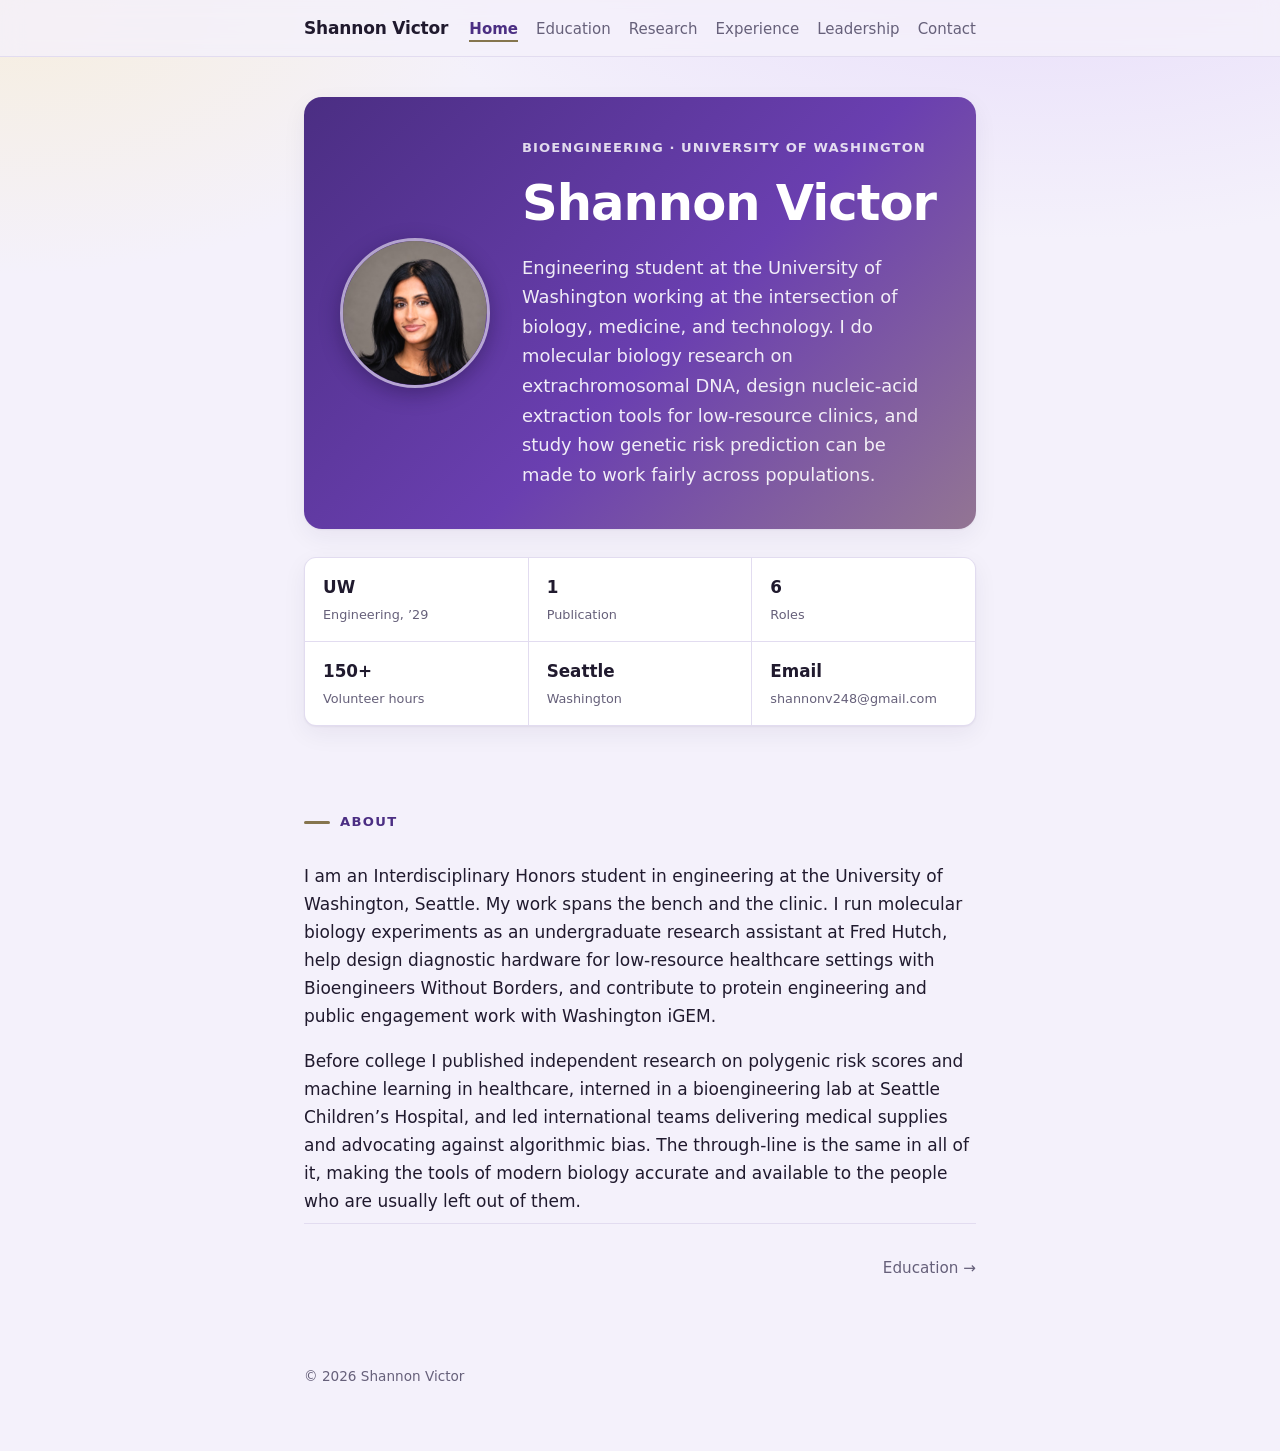
<file: index.html>
<!DOCTYPE html>
<html lang="en">
<head>
  <meta charset="utf-8">
  <meta name="viewport" content="width=device-width, initial-scale=1">
  <title>Shannon Victor</title>
  <meta name="description" content="Shannon Victor, an engineering student at the University of Washington. Research in genomics, synthetic biology, and accessible healthcare technology.">
  <meta property="og:title" content="Shannon Victor">
  <meta property="og:description" content="An engineering student at the University of Washington. Research in genomics, synthetic biology, and accessible healthcare technology.">
  <meta property="og:type" content="website">
  <link rel="stylesheet" href="style.css">
  <link rel="icon" href="data:image/svg+xml,<svg xmlns=%22http://www.w3.org/2000/svg%22 viewBox=%220 0 100 100%22><text y=%22.9em%22 font-size=%2290%22>🧬</text></svg>">
</head>
<body>
  <header class="site-header">
    <nav class="nav" aria-label="Main">
      <a class="nav-name" href="index.html">Shannon Victor</a>
      <ul class="nav-links">
        <li><a href="index.html" class="active">Home</a></li>
        <li><a href="education.html">Education</a></li>
        <li><a href="research.html">Research</a></li>
        <li><a href="experience.html">Experience</a></li>
        <li><a href="leadership.html">Leadership</a></li>
        <li><a href="contact.html">Contact</a></li>
      </ul>
    </nav>
  </header>

  <main id="top">
    <section class="hero">
      <div class="hero-panel">
        <img class="headshot" src="headshot.png" width="150" height="150"
             alt="Portrait of Shannon Victor">
        <div class="hero-text">
          <p class="eyebrow">Bioengineering · University of Washington</p>
          <h1>Shannon Victor</h1>
          <p class="lede">
            Engineering student at the University of Washington working at the intersection of
            biology, medicine, and technology. I do molecular biology research on extrachromosomal
            DNA, design nucleic-acid extraction tools for low-resource clinics, and study how
            genetic risk prediction can be made to work fairly across populations.
          </p>
        </div>
      </div>
      <ul class="stats" aria-label="Quick facts">
        <li><span class="stat-value">UW</span><span class="stat-label">Engineering, ’29</span></li>
        <li><span class="stat-value">1</span><span class="stat-label">Publication</span></li>
        <li><span class="stat-value">6</span><span class="stat-label">Roles</span></li>
        <li><span class="stat-value">150+</span><span class="stat-label">Volunteer hours</span></li>
        <li><span class="stat-value">Seattle</span><span class="stat-label">Washington</span></li>
        <li><a href="mailto:shannonv248@gmail.com"><span class="stat-value">Email</span><span class="stat-label">shannonv248@gmail.com</span></a></li>
      </ul>
    </section>

    <section id="about">
      <h2>About</h2>
      <div class="prose">
        <p>
          I am an Interdisciplinary Honors student in engineering at the University of Washington,
          Seattle. My work spans the bench and the clinic. I run molecular biology experiments as an
          undergraduate research assistant at Fred Hutch, help design diagnostic hardware for
          low-resource healthcare settings with Bioengineers Without Borders, and contribute to
          protein engineering and public engagement work with Washington iGEM.
        </p>
        <p>
          Before college I published independent research on polygenic risk scores and machine
          learning in healthcare, interned in a bioengineering lab at Seattle Children’s Hospital,
          and led international teams delivering medical supplies and advocating against algorithmic
          bias. The through-line is the same in all of it, making the tools of modern biology
          accurate and available to the people who are usually left out of them.
        </p>
      </div>
      <div class="page-nav">
        <span class="spacer"></span>
        <a href="education.html">Education →</a>
      </div>
    </section>
  </main>

  <footer>
    <p>© <span id="year">2026</span> Shannon Victor</p>
  </footer>

  <script>document.getElementById('year').textContent = new Date().getFullYear();</script>
</body>
</html>
</file>
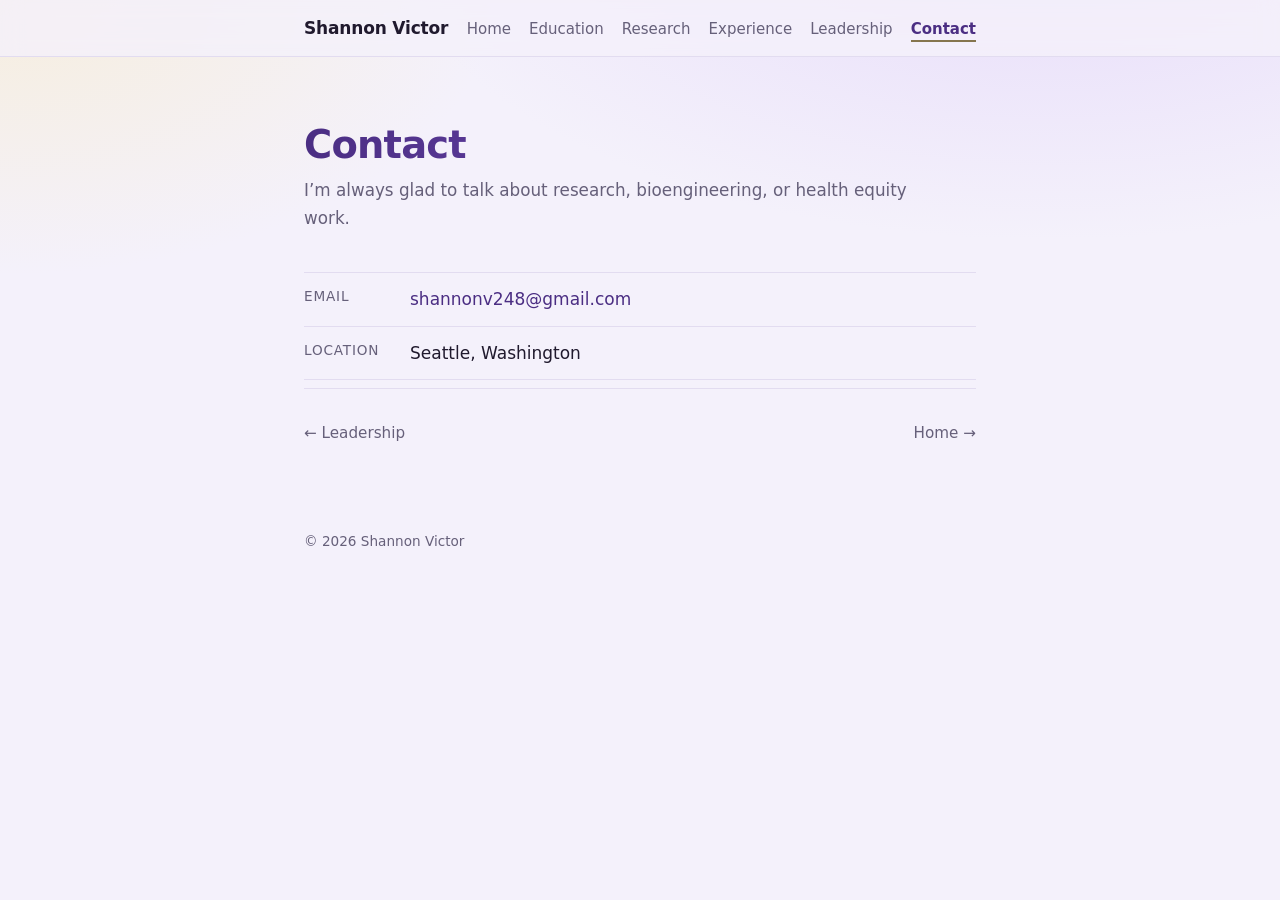
<file: contact.html>
<!DOCTYPE html>
<html lang="en">
<head>
  <meta charset="utf-8">
  <meta name="viewport" content="width=device-width, initial-scale=1">
  <title>Contact · Shannon Victor</title>
  <meta name="description" content="Get in touch with Shannon Victor.">
  <link rel="stylesheet" href="style.css">
  <link rel="icon" href="data:image/svg+xml,<svg xmlns=%22http://www.w3.org/2000/svg%22 viewBox=%220 0 100 100%22><text y=%22.9em%22 font-size=%2290%22>🧬</text></svg>">
</head>
<body>
  <header class="site-header">
    <nav class="nav" aria-label="Main">
      <a class="nav-name" href="index.html">Shannon Victor</a>
      <ul class="nav-links">
        <li><a href="index.html">Home</a></li>
        <li><a href="education.html">Education</a></li>
        <li><a href="research.html">Research</a></li>
        <li><a href="experience.html">Experience</a></li>
        <li><a href="leadership.html">Leadership</a></li>
        <li><a href="contact.html" class="active">Contact</a></li>
      </ul>
    </nav>
  </header>

  <main id="top">
    <section class="page">
      <h1 class="page-title">Contact</h1>
      <p class="page-intro">I’m always glad to talk about research, bioengineering, or health equity work.</p>

      <ul class="contact-list">
        <li>
          <span class="contact-label">Email</span>
          <a href="mailto:shannonv248@gmail.com">shannonv248@gmail.com</a>
        </li>
        <li>
          <span class="contact-label">Location</span>
          <span>Seattle, Washington</span>
        </li>
      </ul>

      <div class="page-nav">
        <a href="leadership.html">← Leadership</a>
        <span class="spacer"></span>
        <a href="index.html">Home →</a>
      </div>
    </section>
  </main>

  <footer>
    <p>© <span id="year">2026</span> Shannon Victor</p>
  </footer>

  <script>document.getElementById('year').textContent = new Date().getFullYear();</script>
</body>
</html>
</file>
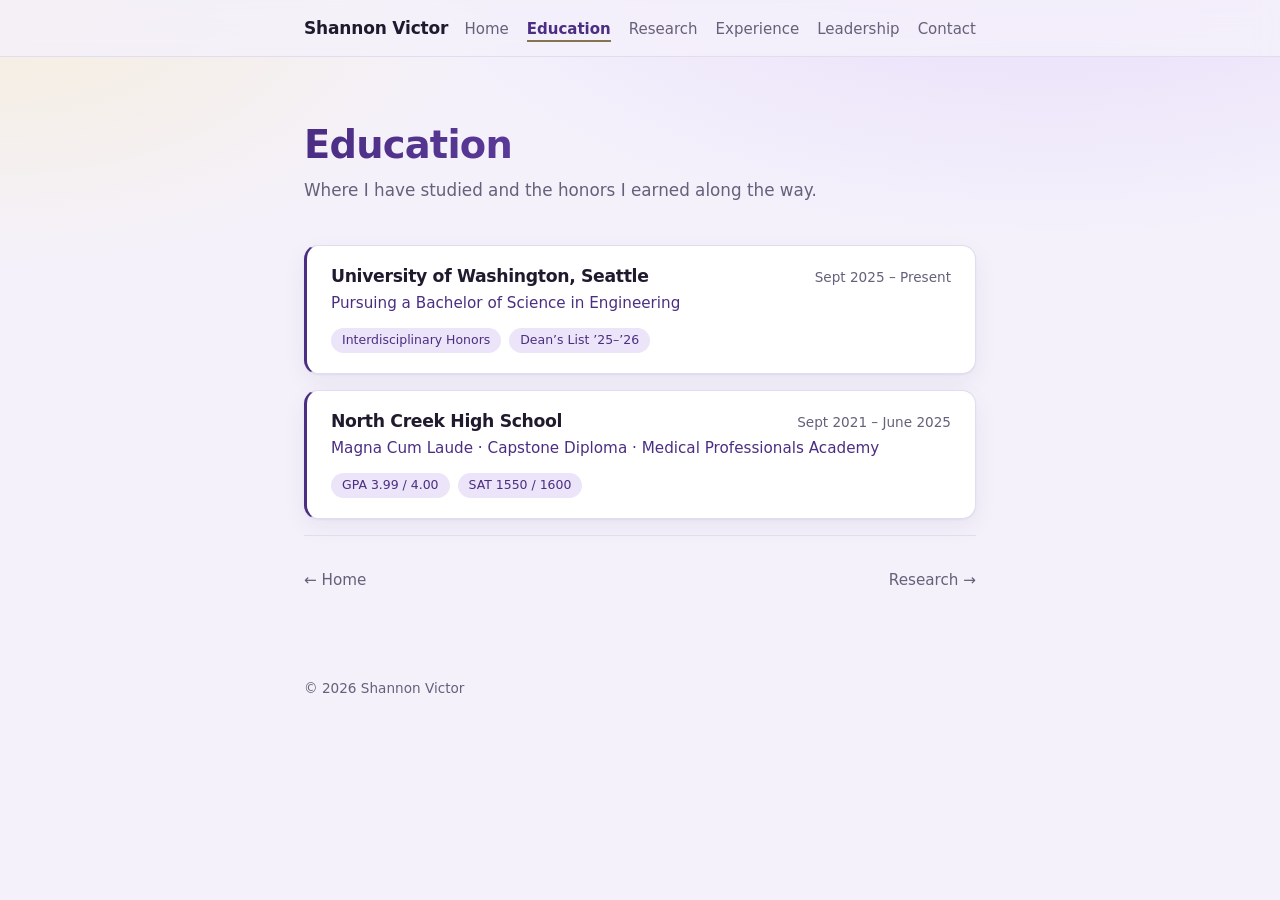
<file: education.html>
<!DOCTYPE html>
<html lang="en">
<head>
  <meta charset="utf-8">
  <meta name="viewport" content="width=device-width, initial-scale=1">
  <title>Education · Shannon Victor</title>
  <meta name="description" content="Education history of Shannon Victor.">
  <link rel="stylesheet" href="style.css">
  <link rel="icon" href="data:image/svg+xml,<svg xmlns=%22http://www.w3.org/2000/svg%22 viewBox=%220 0 100 100%22><text y=%22.9em%22 font-size=%2290%22>🧬</text></svg>">
</head>
<body>
  <header class="site-header">
    <nav class="nav" aria-label="Main">
      <a class="nav-name" href="index.html">Shannon Victor</a>
      <ul class="nav-links">
        <li><a href="index.html">Home</a></li>
        <li><a href="education.html" class="active">Education</a></li>
        <li><a href="research.html">Research</a></li>
        <li><a href="experience.html">Experience</a></li>
        <li><a href="leadership.html">Leadership</a></li>
        <li><a href="contact.html">Contact</a></li>
      </ul>
    </nav>
  </header>

  <main id="top">
    <section class="page">
      <h1 class="page-title">Education</h1>
      <p class="page-intro">Where I have studied and the honors I earned along the way.</p>

      <article class="entry">
        <div class="entry-head">
          <h3>University of Washington, Seattle</h3>
          <span class="dates">Sept 2025 – Present</span>
        </div>
        <p class="org">Pursuing a Bachelor of Science in Engineering</p>
        <ul class="tags">
          <li>Interdisciplinary Honors</li>
          <li>Dean’s List ’25–’26</li>
        </ul>
      </article>

      <article class="entry">
        <div class="entry-head">
          <h3>North Creek High School</h3>
          <span class="dates">Sept 2021 – June 2025</span>
        </div>
        <p class="org">Magna Cum Laude · Capstone Diploma · Medical Professionals Academy</p>
        <ul class="tags">
          <li>GPA 3.99 / 4.00</li>
          <li>SAT 1550 / 1600</li>
        </ul>
      </article>

      <div class="page-nav">
        <a href="index.html">← Home</a>
        <span class="spacer"></span>
        <a href="research.html">Research →</a>
      </div>
    </section>
  </main>

  <footer>
    <p>© <span id="year">2026</span> Shannon Victor</p>
  </footer>

  <script>document.getElementById('year').textContent = new Date().getFullYear();</script>
</body>
</html>
</file>
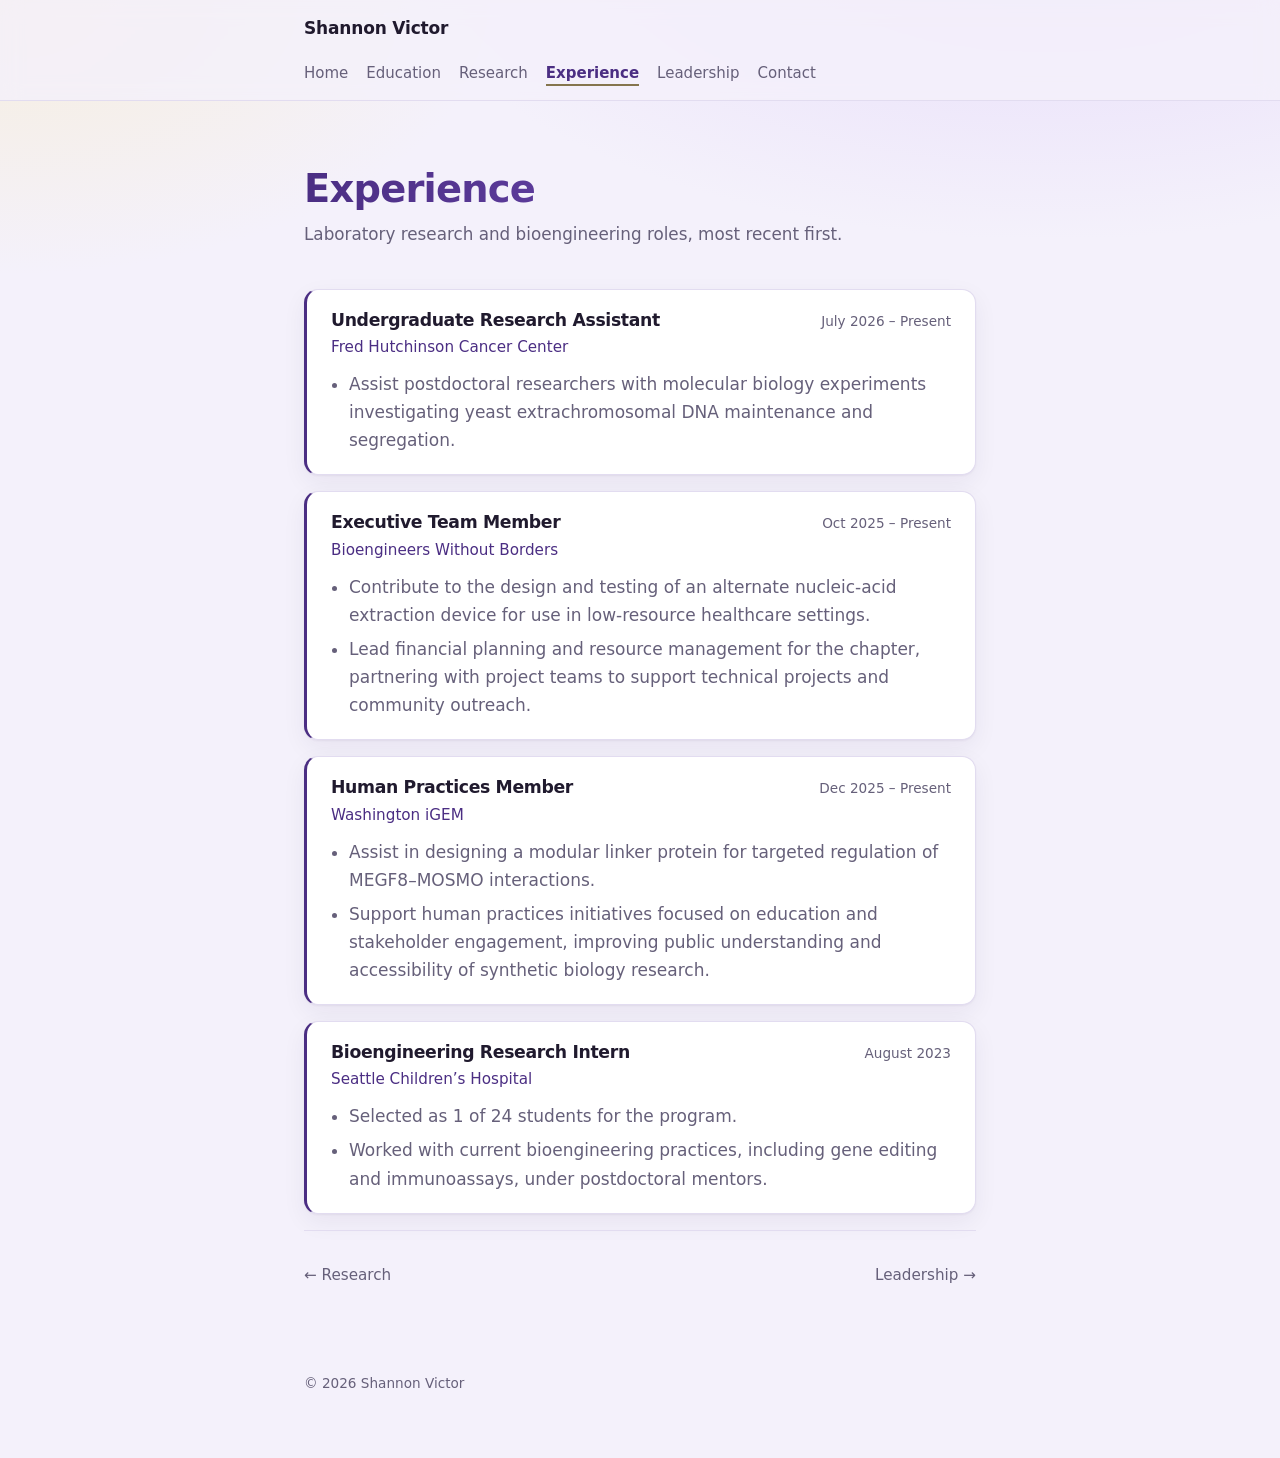
<file: experience.html>
<!DOCTYPE html>
<html lang="en">
<head>
  <meta charset="utf-8">
  <meta name="viewport" content="width=device-width, initial-scale=1">
  <title>Experience · Shannon Victor</title>
  <meta name="description" content="Research and internship experience of Shannon Victor.">
  <link rel="stylesheet" href="style.css">
  <link rel="icon" href="data:image/svg+xml,<svg xmlns=%22http://www.w3.org/2000/svg%22 viewBox=%220 0 100 100%22><text y=%22.9em%22 font-size=%2290%22>🧬</text></svg>">
</head>
<body>
  <header class="site-header">
    <nav class="nav" aria-label="Main">
      <a class="nav-name" href="index.html">Shannon Victor</a>
      <ul class="nav-links">
        <li><a href="index.html">Home</a></li>
        <li><a href="education.html">Education</a></li>
        <li><a href="research.html">Research</a></li>
        <li><a href="experience.html" class="active">Experience</a></li>
        <li><a href="leadership.html">Leadership</a></li>
        <li><a href="contact.html">Contact</a></li>
      </ul>
    </nav>
  </header>

  <main id="top">
    <section class="page">
      <h1 class="page-title">Experience</h1>
      <p class="page-intro">Laboratory research and bioengineering roles, most recent first.</p>

      <article class="entry">
        <div class="entry-head">
          <h3>Undergraduate Research Assistant</h3>
          <span class="dates">July 2026 – Present</span>
        </div>
        <p class="org">Fred Hutchinson Cancer Center</p>
        <ul class="bullets">
          <li>Assist postdoctoral researchers with molecular biology experiments investigating yeast extrachromosomal DNA maintenance and segregation.</li>
        </ul>
      </article>

      <article class="entry">
        <div class="entry-head">
          <h3>Executive Team Member</h3>
          <span class="dates">Oct 2025 – Present</span>
        </div>
        <p class="org">Bioengineers Without Borders</p>
        <ul class="bullets">
          <li>Contribute to the design and testing of an alternate nucleic-acid extraction device for use in low-resource healthcare settings.</li>
          <li>Lead financial planning and resource management for the chapter, partnering with project teams to support technical projects and community outreach.</li>
        </ul>
      </article>

      <article class="entry">
        <div class="entry-head">
          <h3>Human Practices Member</h3>
          <span class="dates">Dec 2025 – Present</span>
        </div>
        <p class="org">Washington iGEM</p>
        <ul class="bullets">
          <li>Assist in designing a modular linker protein for targeted regulation of MEGF8–MOSMO interactions.</li>
          <li>Support human practices initiatives focused on education and stakeholder engagement, improving public understanding and accessibility of synthetic biology research.</li>
        </ul>
      </article>

      <article class="entry">
        <div class="entry-head">
          <h3>Bioengineering Research Intern</h3>
          <span class="dates">August 2023</span>
        </div>
        <p class="org">Seattle Children’s Hospital</p>
        <ul class="bullets">
          <li>Selected as 1 of 24 students for the program.</li>
          <li>Worked with current bioengineering practices, including gene editing and immunoassays, under postdoctoral mentors.</li>
        </ul>
      </article>

      <div class="page-nav">
        <a href="research.html">← Research</a>
        <span class="spacer"></span>
        <a href="leadership.html">Leadership →</a>
      </div>
    </section>
  </main>

  <footer>
    <p>© <span id="year">2026</span> Shannon Victor</p>
  </footer>

  <script>document.getElementById('year').textContent = new Date().getFullYear();</script>
</body>
</html>
</file>
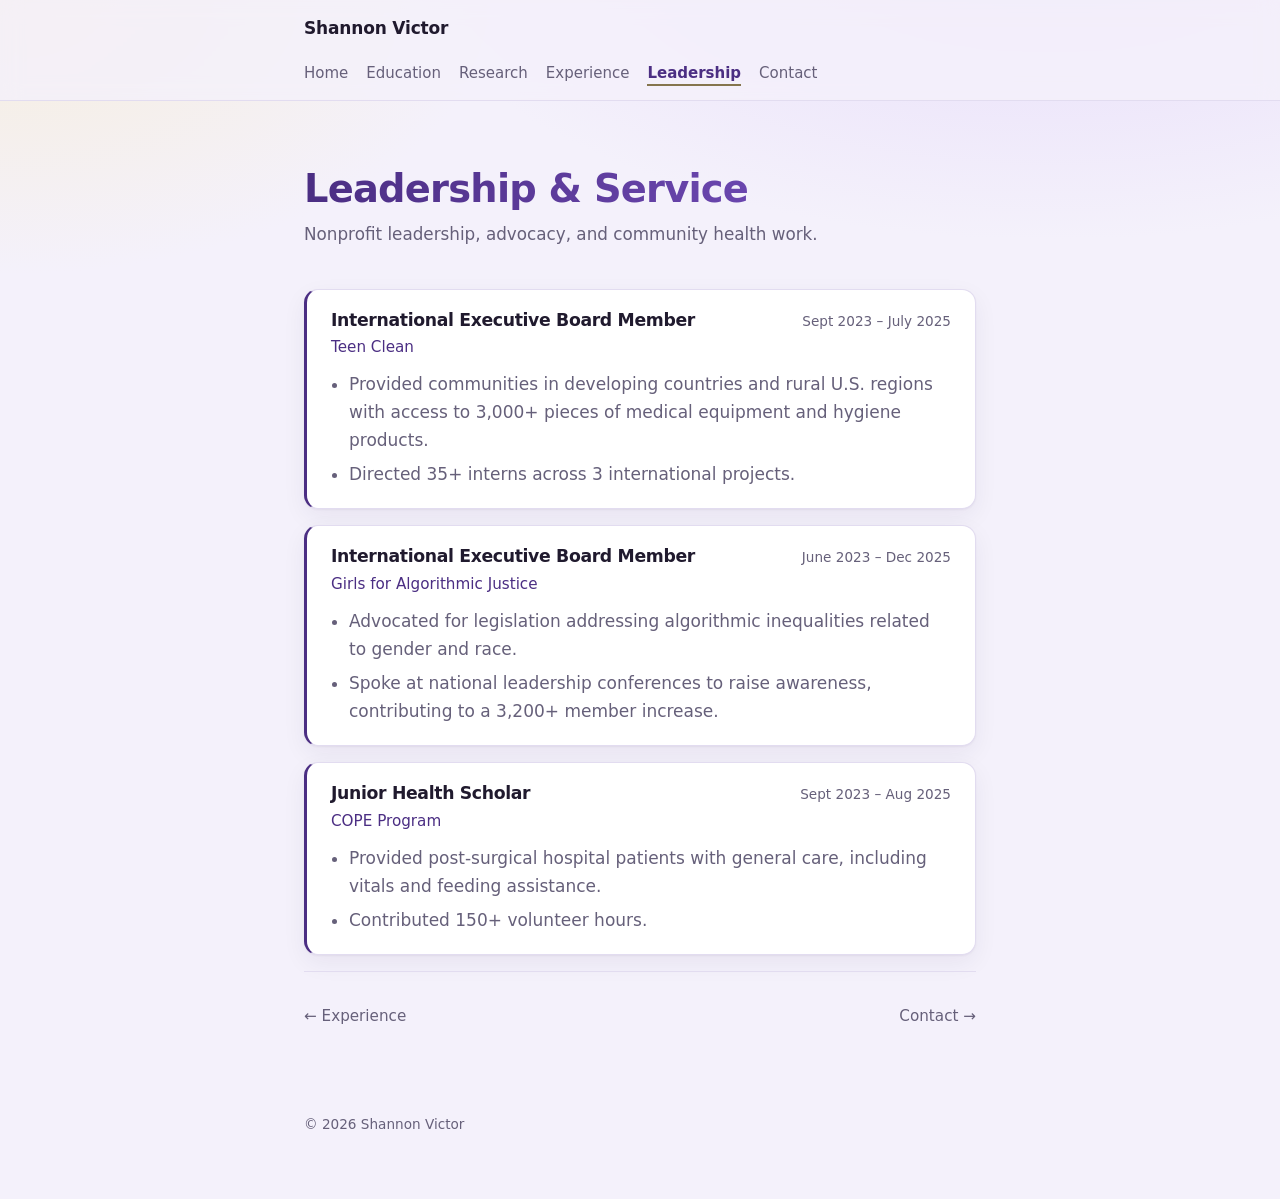
<file: leadership.html>
<!DOCTYPE html>
<html lang="en">
<head>
  <meta charset="utf-8">
  <meta name="viewport" content="width=device-width, initial-scale=1">
  <title>Leadership · Shannon Victor</title>
  <meta name="description" content="Leadership and service roles held by Shannon Victor.">
  <link rel="stylesheet" href="style.css">
  <link rel="icon" href="data:image/svg+xml,<svg xmlns=%22http://www.w3.org/2000/svg%22 viewBox=%220 0 100 100%22><text y=%22.9em%22 font-size=%2290%22>🧬</text></svg>">
</head>
<body>
  <header class="site-header">
    <nav class="nav" aria-label="Main">
      <a class="nav-name" href="index.html">Shannon Victor</a>
      <ul class="nav-links">
        <li><a href="index.html">Home</a></li>
        <li><a href="education.html">Education</a></li>
        <li><a href="research.html">Research</a></li>
        <li><a href="experience.html">Experience</a></li>
        <li><a href="leadership.html" class="active">Leadership</a></li>
        <li><a href="contact.html">Contact</a></li>
      </ul>
    </nav>
  </header>

  <main id="top">
    <section class="page">
      <h1 class="page-title">Leadership &amp; Service</h1>
      <p class="page-intro">Nonprofit leadership, advocacy, and community health work.</p>

      <article class="entry">
        <div class="entry-head">
          <h3>International Executive Board Member</h3>
          <span class="dates">Sept 2023 – July 2025</span>
        </div>
        <p class="org">Teen Clean</p>
        <ul class="bullets">
          <li>Provided communities in developing countries and rural U.S. regions with access to 3,000+ pieces of medical equipment and hygiene products.</li>
          <li>Directed 35+ interns across 3 international projects.</li>
        </ul>
      </article>

      <article class="entry">
        <div class="entry-head">
          <h3>International Executive Board Member</h3>
          <span class="dates">June 2023 – Dec 2025</span>
        </div>
        <p class="org">Girls for Algorithmic Justice</p>
        <ul class="bullets">
          <li>Advocated for legislation addressing algorithmic inequalities related to gender and race.</li>
          <li>Spoke at national leadership conferences to raise awareness, contributing to a 3,200+ member increase.</li>
        </ul>
      </article>

      <article class="entry">
        <div class="entry-head">
          <h3>Junior Health Scholar</h3>
          <span class="dates">Sept 2023 – Aug 2025</span>
        </div>
        <p class="org">COPE Program</p>
        <ul class="bullets">
          <li>Provided post-surgical hospital patients with general care, including vitals and feeding assistance.</li>
          <li>Contributed 150+ volunteer hours.</li>
        </ul>
      </article>

      <div class="page-nav">
        <a href="experience.html">← Experience</a>
        <span class="spacer"></span>
        <a href="contact.html">Contact →</a>
      </div>
    </section>
  </main>

  <footer>
    <p>© <span id="year">2026</span> Shannon Victor</p>
  </footer>

  <script>document.getElementById('year').textContent = new Date().getFullYear();</script>
</body>
</html>
</file>
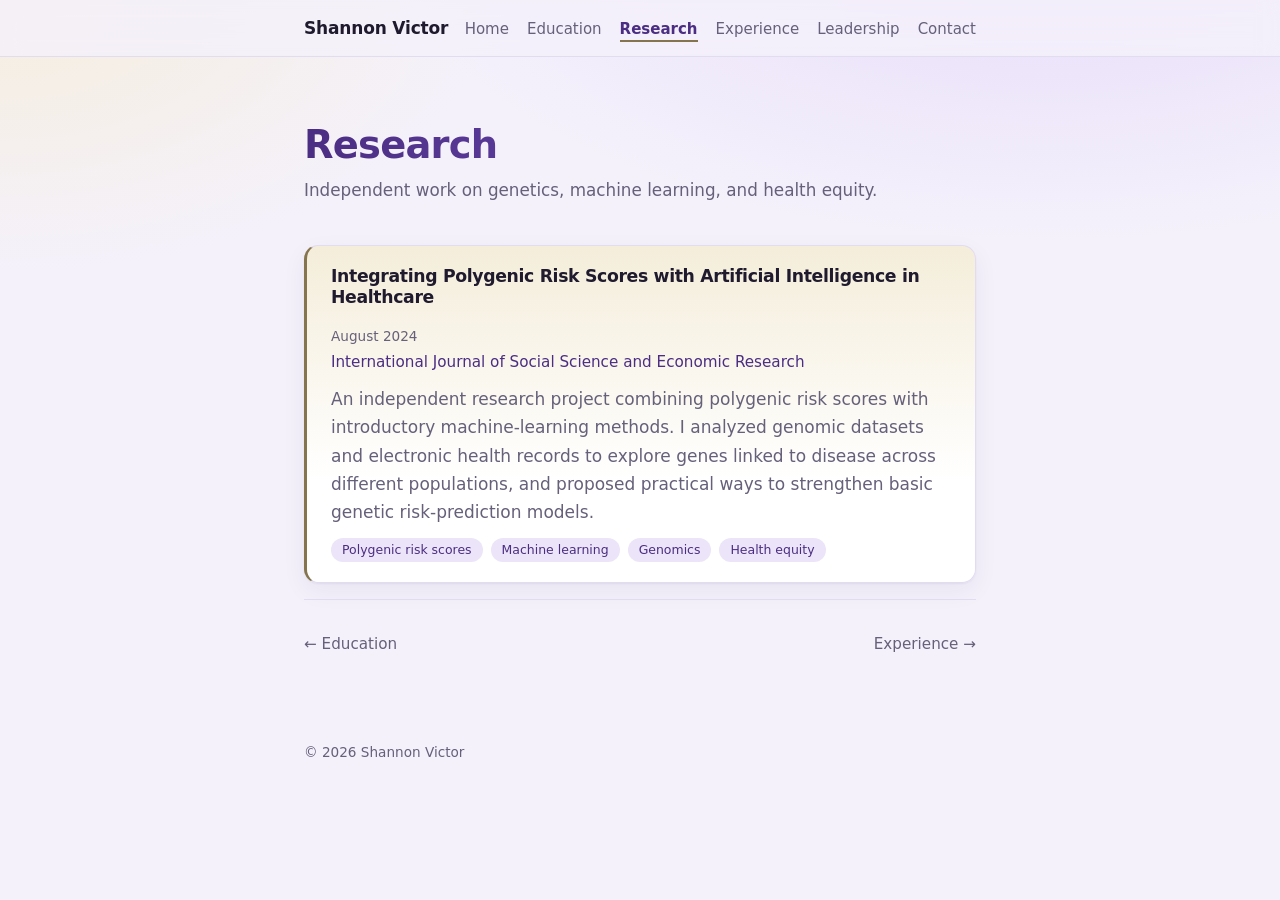
<file: research.html>
<!DOCTYPE html>
<html lang="en">
<head>
  <meta charset="utf-8">
  <meta name="viewport" content="width=device-width, initial-scale=1">
  <title>Research · Shannon Victor</title>
  <meta name="description" content="Research and publications by Shannon Victor.">
  <link rel="stylesheet" href="style.css">
  <link rel="icon" href="data:image/svg+xml,<svg xmlns=%22http://www.w3.org/2000/svg%22 viewBox=%220 0 100 100%22><text y=%22.9em%22 font-size=%2290%22>🧬</text></svg>">
</head>
<body>
  <header class="site-header">
    <nav class="nav" aria-label="Main">
      <a class="nav-name" href="index.html">Shannon Victor</a>
      <ul class="nav-links">
        <li><a href="index.html">Home</a></li>
        <li><a href="education.html">Education</a></li>
        <li><a href="research.html" class="active">Research</a></li>
        <li><a href="experience.html">Experience</a></li>
        <li><a href="leadership.html">Leadership</a></li>
        <li><a href="contact.html">Contact</a></li>
      </ul>
    </nav>
  </header>

  <main id="top">
    <section class="page">
      <h1 class="page-title">Research</h1>
      <p class="page-intro">Independent work on genetics, machine learning, and health equity.</p>

      <article class="entry feature">
        <div class="entry-head">
          <h3>Integrating Polygenic Risk Scores with Artificial Intelligence in Healthcare</h3>
          <span class="dates">August 2024</span>
        </div>
        <p class="org">International Journal of Social Science and Economic Research</p>
        <p class="entry-body">
          An independent research project combining polygenic risk scores with introductory
          machine-learning methods. I analyzed genomic datasets and electronic health records to
          explore genes linked to disease across different populations, and proposed practical ways
          to strengthen basic genetic risk-prediction models.
        </p>
        <ul class="tags">
          <li>Polygenic risk scores</li>
          <li>Machine learning</li>
          <li>Genomics</li>
          <li>Health equity</li>
        </ul>
      </article>

      <div class="page-nav">
        <a href="education.html">← Education</a>
        <span class="spacer"></span>
        <a href="experience.html">Experience →</a>
      </div>
    </section>
  </main>

  <footer>
    <p>© <span id="year">2026</span> Shannon Victor</p>
  </footer>

  <script>document.getElementById('year').textContent = new Date().getFullYear();</script>
</body>
</html>
</file>
<file: style.css>
/* ---- Tokens ---- */
:root {
  --bg: #f4f1fb;             /* soft lavender page tint */
  --surface: #ffffff;        /* cards / raised panels */
  --bg-subtle: #efeaf7;
  --text: #201a2e;
  --text-muted: #66607a;
  --rule: #e2dcf0;
  --accent: #4b2e83;         /* UW purple */
  --accent-soft: #ece4f8;
  --gold: #85754e;           /* UW gold, darkened for contrast */
  --gold-soft: #f4edda;
  --hero-grad: linear-gradient(135deg, #4b2e83 0%, #6a3fb0 55%, #b7a57a 140%);
  --page-grad: radial-gradient(1100px 520px at 82% -8%, #e7dcfa 0%, transparent 60%),
               radial-gradient(900px 500px at 0% 0%, #f6eede 0%, transparent 55%);
  --shadow: 0 1px 2px rgba(35, 20, 70, .05), 0 8px 24px rgba(35, 20, 70, .06);
  --max: 720px;
}

@media (prefers-color-scheme: dark) {
  :root {
    --bg: #100e16;
    --surface: #1a1723;
    --bg-subtle: #201b2c;
    --text: #ece9f4;
    --text-muted: #a49dba;
    --rule: #2f2942;
    --accent: #c3abee;
    --accent-soft: #271f3a;
    --gold: #d8c48f;
    --gold-soft: #2c2519;
    --hero-grad: linear-gradient(135deg, #2b1a4d 0%, #4b2e83 55%, #7a6a44 150%);
    --page-grad: radial-gradient(1100px 520px at 82% -8%, #241a3d 0%, transparent 60%),
                 radial-gradient(900px 500px at 0% 0%, #211c14 0%, transparent 55%);
    --shadow: 0 1px 2px rgba(0, 0, 0, .3), 0 10px 30px rgba(0, 0, 0, .35);
  }
}

*, *::before, *::after { box-sizing: border-box; }

body {
  margin: 0;
  background: var(--page-grad), var(--bg);
  background-attachment: fixed;
  color: var(--text);
  font-family: ui-sans-serif, system-ui, -apple-system, "Segoe UI", Helvetica, Arial, sans-serif;
  font-size: 17px;
  line-height: 1.65;
  -webkit-font-smoothing: antialiased;
}

a { color: var(--accent); text-decoration: none; }
a:hover { text-decoration: underline; }

/* ---- Header / nav ---- */
.site-header {
  position: sticky;
  top: 0;
  z-index: 10;
  background: color-mix(in srgb, var(--bg) 82%, transparent);
  backdrop-filter: blur(10px);
  border-bottom: 1px solid var(--rule);
}

.nav {
  max-width: var(--max);
  margin: 0 auto;
  padding: 14px 24px;
  display: flex;
  align-items: center;
  justify-content: space-between;
  gap: 16px;
  flex-wrap: wrap;
}

.nav-name {
  font-weight: 600;
  color: var(--text);
  letter-spacing: -0.01em;
}
.nav-name:hover { text-decoration: none; color: var(--accent); }

.nav-links {
  display: flex;
  gap: 18px;
  list-style: none;
  margin: 0;
  padding: 0;
  flex-wrap: wrap;
}

.nav-links a {
  color: var(--text-muted);
  font-size: 15px;
}
.nav-links a:hover { color: var(--accent); text-decoration: none; }
.nav-links a.active {
  color: var(--accent);
  font-weight: 600;
  border-bottom: 2px solid var(--gold);
  padding-bottom: 2px;
}

/* ---- Layout ---- */
main {
  max-width: var(--max);
  margin: 0 auto;
  padding: 0 24px;
}

section { padding: 44px 0; }

h1, h2, h3 { letter-spacing: -0.02em; line-height: 1.25; }

/* ---- Hero ---- */
.hero { padding-top: 40px; }

.hero-panel {
  background: var(--hero-grad);
  border-radius: 18px;
  padding: 40px 36px;
  margin-bottom: 28px;
  box-shadow: var(--shadow);
  color: #fff;
  display: flex;
  align-items: center;
  gap: 32px;
}

.headshot {
  flex: 0 0 auto;
  width: 150px;
  height: 150px;
  border-radius: 50%;
  object-fit: cover;
  border: 3px solid rgba(255, 255, 255, .55);
  box-shadow: 0 6px 20px rgba(20, 10, 45, .35);
}

.hero-text { min-width: 0; }

.eyebrow {
  margin: 0 0 14px;
  font-size: 0.82rem;
  letter-spacing: 0.08em;
  text-transform: uppercase;
  color: rgba(255, 255, 255, .82);
  font-weight: 600;
}

.hero-panel h1 {
  font-size: clamp(2.2rem, 6vw, 3.1rem);
  margin: 0 0 18px;
  color: #fff;
}

.hero-panel .lede {
  font-size: 1.12rem;
  color: rgba(255, 255, 255, .9);
  margin: 0;
  max-width: 60ch;
}

/* ---- Interior page header ---- */
.page { padding-top: 64px; }

.page-title {
  font-size: clamp(1.8rem, 5vw, 2.4rem);
  margin: 0 0 8px;
}

.page-intro {
  color: var(--text-muted);
  font-size: 1.05rem;
  margin: 0 0 40px;
  max-width: 60ch;
}

.page-nav {
  margin-top: 8px;
  padding-top: 32px;
  border-top: 1px solid var(--rule);
  display: flex;
  justify-content: space-between;
  gap: 16px;
  flex-wrap: wrap;
  font-size: 0.95rem;
}
.page-nav a { color: var(--text-muted); }
.page-nav a:hover { color: var(--accent); text-decoration: none; }
.page-nav .spacer { flex: 1; }

.lede {
  font-size: 1.12rem;
  color: var(--text-muted);
  margin: 0 0 36px;
  max-width: 62ch;
}

.stats {
  list-style: none;
  margin: 0;
  padding: 0;
  display: grid;
  grid-template-columns: repeat(3, 1fr);
  gap: 1px;
  background: var(--rule);
  border: 1px solid var(--rule);
  border-radius: 12px;
  overflow: hidden;
  box-shadow: var(--shadow);
}

.stats li { background: var(--surface); padding: 16px 18px; }
.stats a { display: block; color: inherit; }
.stats a:hover { text-decoration: none; }
.stats a:hover .stat-value { color: var(--accent); }

.stat-value {
  display: block;
  font-weight: 600;
  font-size: 1.05rem;
}

.stat-label {
  display: block;
  font-size: 0.8rem;
  color: var(--text-muted);
  margin-top: 2px;
  overflow-wrap: anywhere;
}

/* ---- Sections ---- */
h2 {
  font-size: 0.82rem;
  text-transform: uppercase;
  letter-spacing: 0.1em;
  color: var(--accent);
  font-weight: 700;
  margin: 0 0 32px;
  display: flex;
  align-items: center;
  gap: 10px;
}
h2::before {
  content: "";
  width: 26px;
  height: 3px;
  border-radius: 2px;
  background: var(--gold);
}

.page-title {
  background: linear-gradient(90deg, var(--accent), #7a52c4);
  -webkit-background-clip: text;
  background-clip: text;
  color: transparent;
}

.prose p { margin: 0 0 16px; max-width: 65ch; }
.prose p:last-child { margin-bottom: 0; }

/* ---- Entries ---- */
.entry {
  background: var(--surface);
  border: 1px solid var(--rule);
  border-left: 3px solid var(--accent);
  border-radius: 14px;
  padding: 20px 24px;
  margin-bottom: 16px;
  box-shadow: var(--shadow);
  transition: transform .15s ease, box-shadow .15s ease;
}
.entry:last-child { margin-bottom: 0; }
.entry:hover {
  transform: translateY(-2px);
  box-shadow: 0 2px 4px rgba(35, 20, 70, .06), 0 14px 34px rgba(35, 20, 70, .12);
}

.entry-head {
  display: flex;
  align-items: baseline;
  justify-content: space-between;
  gap: 16px;
  flex-wrap: wrap;
}

.entry h3 {
  font-size: 1.08rem;
  font-weight: 600;
  margin: 0;
}

.dates {
  font-size: 0.85rem;
  color: var(--text-muted);
  white-space: nowrap;
  font-variant-numeric: tabular-nums;
}

.org {
  margin: 3px 0 10px;
  color: var(--accent);
  font-size: 0.95rem;
}

.entry-body { margin: 0 0 12px; color: var(--text-muted); max-width: 65ch; }

.bullets {
  margin: 0;
  padding-left: 18px;
  color: var(--text-muted);
}
.bullets li { margin-bottom: 6px; max-width: 64ch; }
.bullets li:last-child { margin-bottom: 0; }

.feature {
  background: linear-gradient(180deg, var(--gold-soft), var(--surface) 70%);
  border-left: 3px solid var(--gold);
}

/* ---- Tags ---- */
.tags {
  list-style: none;
  display: flex;
  flex-wrap: wrap;
  gap: 8px;
  margin: 12px 0 0;
  padding: 0;
}

.tags li {
  font-size: 0.78rem;
  color: var(--accent);
  background: var(--accent-soft);
  border-radius: 999px;
  padding: 3px 11px;
  line-height: 1.5;
}

/* ---- Contact ---- */
.contact-list {
  list-style: none;
  margin: 24px 0 0;
  padding: 0;
}

.contact-list li {
  display: flex;
  gap: 16px;
  padding: 12px 0;
  border-top: 1px solid var(--rule);
}
.contact-list li:last-child { border-bottom: 1px solid var(--rule); }

.contact-label {
  flex: 0 0 90px;
  color: var(--text-muted);
  font-size: 0.85rem;
  text-transform: uppercase;
  letter-spacing: 0.06em;
}

/* ---- Footer ---- */
footer {
  max-width: var(--max);
  margin: 0 auto;
  padding: 40px 24px 64px;
  color: var(--text-muted);
  font-size: 0.85rem;
}
footer p { margin: 0; }

/* ---- Small screens ---- */
@media (max-width: 620px) {
  .stats { grid-template-columns: repeat(2, 1fr); }
  .nav { justify-content: center; }
  .dates { white-space: normal; }
  .hero-panel { flex-direction: column; text-align: center; gap: 20px; padding: 32px 24px; }
  .headshot { width: 128px; height: 128px; }
  .hero-panel .lede { margin-left: auto; margin-right: auto; }
}

/* ---- Print (so the page prints like a clean CV) ---- */
@media print {
  .site-header { display: none; }
  section { padding: 20px 0; break-inside: avoid; }
  .entry { break-inside: avoid; box-shadow: none; border-left-color: #000; }
  .feature { border-left-color: #000; }
  body { font-size: 11pt; color: #000; background: #fff; }
  .hero-panel { background: none; color: #000; box-shadow: none; padding: 0; }
  .hero-panel h1, .hero-panel .lede { color: #000; }
  .eyebrow { color: #000; }
  .page-title { color: #000; -webkit-text-fill-color: #000; }
  .stats { box-shadow: none; }
}
</file>
